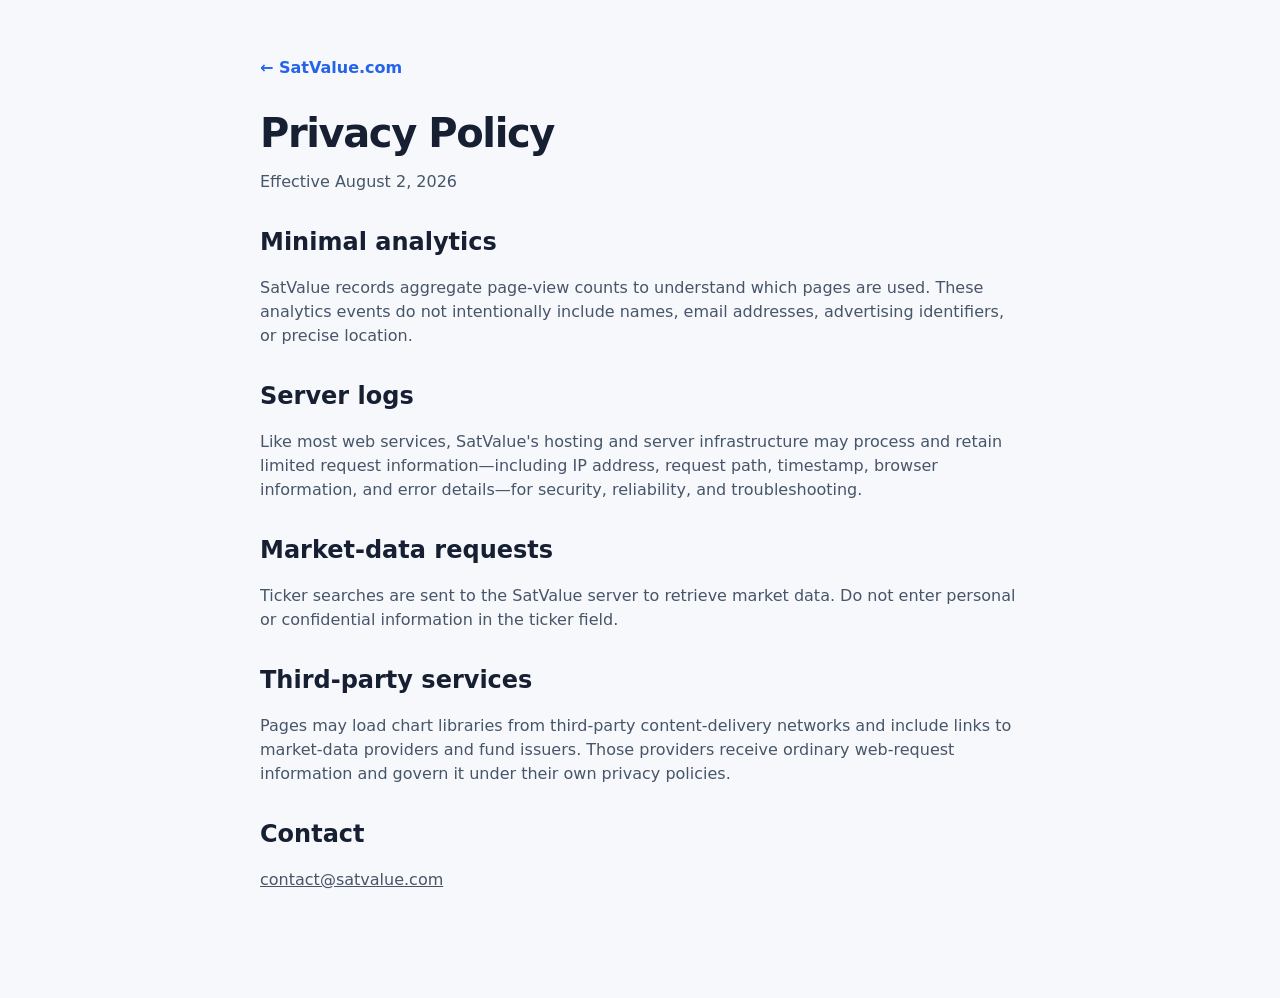
<file: privacy.html>
<!DOCTYPE html><html lang="en"><head><meta charset="UTF-8"><meta name="viewport" content="width=device-width,initial-scale=1"><meta name="description" content="SatValue privacy policy."><title>Privacy | SatValue</title><link rel="stylesheet" href="style.css?v=20260802-8"><link rel="icon" href="favicon.ico"></head><body><main class="legal-page"><a class="legal-logo" href="index.html">← SatValue.com</a><h1>Privacy Policy</h1><p>Effective August 2, 2026</p><h2>Minimal analytics</h2><p>SatValue records aggregate page-view counts to understand which pages are used. These analytics events do not intentionally include names, email addresses, advertising identifiers, or precise location.</p><h2>Server logs</h2><p>Like most web services, SatValue's hosting and server infrastructure may process and retain limited request information—including IP address, request path, timestamp, browser information, and error details—for security, reliability, and troubleshooting.</p><h2>Market-data requests</h2><p>Ticker searches are sent to the SatValue server to retrieve market data. Do not enter personal or confidential information in the ticker field.</p><h2>Third-party services</h2><p>Pages may load chart libraries from third-party content-delivery networks and include links to market-data providers and fund issuers. Those providers receive ordinary web-request information and govern it under their own privacy policies.</p><h2>Contact</h2><p><a href="mailto:contact@satvalue.com">contact@satvalue.com</a></p></main></body></html>
</file>
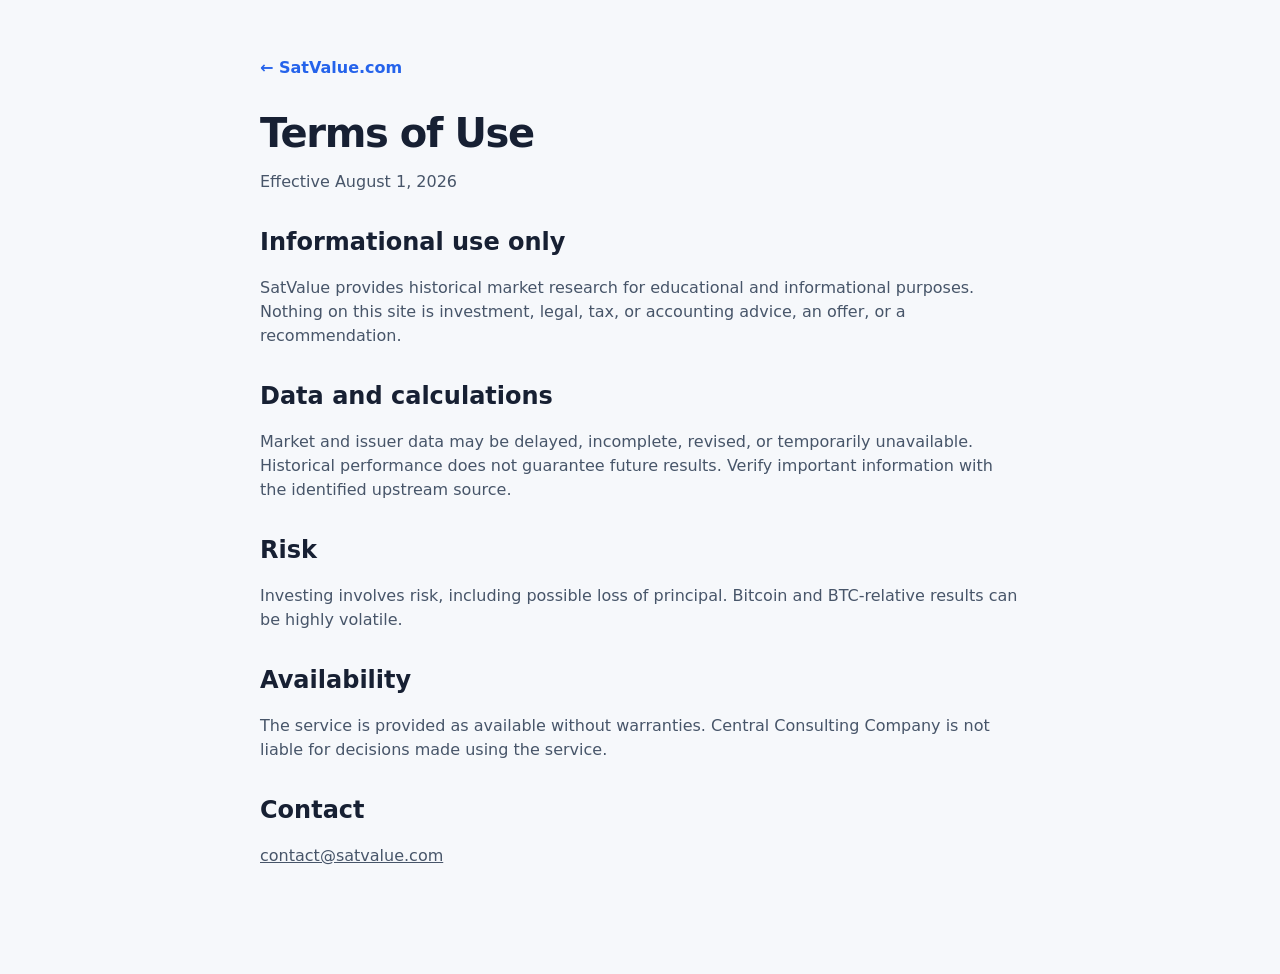
<file: terms.html>
<!DOCTYPE html><html lang="en"><head><meta charset="UTF-8"><meta name="viewport" content="width=device-width,initial-scale=1"><meta name="description" content="SatValue terms of use."><title>Terms | SatValue</title><link rel="stylesheet" href="style.css?v=20260802-8"><link rel="icon" href="favicon.ico"></head><body><main class="legal-page"><a class="legal-logo" href="index.html">← SatValue.com</a><h1>Terms of Use</h1><p>Effective August 1, 2026</p><h2>Informational use only</h2><p>SatValue provides historical market research for educational and informational purposes. Nothing on this site is investment, legal, tax, or accounting advice, an offer, or a recommendation.</p><h2>Data and calculations</h2><p>Market and issuer data may be delayed, incomplete, revised, or temporarily unavailable. Historical performance does not guarantee future results. Verify important information with the identified upstream source.</p><h2>Risk</h2><p>Investing involves risk, including possible loss of principal. Bitcoin and BTC-relative results can be highly volatile.</p><h2>Availability</h2><p>The service is provided as available without warranties. Central Consulting Company is not liable for decisions made using the service.</p><h2>Contact</h2><p><a href="mailto:contact@satvalue.com">contact@satvalue.com</a></p></main></body></html>
</file>
<file: style.css>
:root { --ink:#172033; --muted:#64748b; --line:#e2e8f0; --surface:#fff; --bg:#f6f8fb; --brand-tan:#ded8c7; --brand-tan-line:#c7bda7; --blue:#2563eb; --green:#059669; --red:#dc2626; --shadow:0 12px 30px rgba(15,23,42,.07); }
* { box-sizing:border-box; }
html { color-scheme:light; scroll-behavior:smooth; }
body { margin:0; color:var(--ink); background:var(--bg); font-family:Inter,ui-sans-serif,system-ui,-apple-system,BlinkMacSystemFont,"Segoe UI",sans-serif; line-height:1.5; }
a { color:inherit; }
button,input { font:inherit; }
button:focus-visible,a:focus-visible,input:focus-visible,summary:focus-visible { outline:3px solid rgba(37,99,235,.3); outline-offset:2px; }
.navbar { min-height:76px; padding:12px clamp(18px,3.5vw,54px); display:flex; align-items:center; gap:24px; background:var(--brand-tan); border-bottom:1px solid var(--brand-tan-line); position:relative; z-index:30; }
.nav-left { display:flex; align-items:center; gap:0; margin-right:auto; }
.logo-link { display:flex; align-items:center; gap:9px; text-decoration:none; }
.logo-mark { width:44px; height:44px; object-fit:contain; }
.logo { font-size:clamp(1.55rem,2.2vw,1.9rem); font-weight:800; letter-spacing:-.03em; white-space:nowrap; }
.nav-education { display:flex; align-items:center; margin-left:17px; padding-left:17px; border-left:1px solid #cbd5e1; white-space:nowrap; }
.nav-education a { color:#334155; text-decoration:none; font-size:.82rem; font-weight:600; }
.nav-education a + a { margin-left:13px; padding-left:13px; border-left:1px solid #cbd5e1; }
.nav-education a:hover,.nav-education a.is-current { color:var(--blue); }
.nav-education a.is-current { font-weight:750; }
.nav-links { display:flex; align-items:center; gap:22px; }
.nav-link-direct,.dropdown-icon-toggle { color:#1f2937; text-decoration:none; border:0; background:none; padding:5px 0; cursor:pointer; font-size:.82rem; font-weight:500; }
.nav-link-direct:hover,.nav-link-direct.is-current { color:var(--blue); }
.nav-link-direct.is-current { font-weight:700; }
.dropdown { position:relative; display:flex; align-items:center; }
.dropdown-icon-toggle { padding-left:5px; font-size:.75rem; }
.dropdown-panel { display:none; position:absolute; top:calc(100% + 8px); left:-14px; min-width:245px; max-height:70vh; overflow:auto; padding:8px; border:1px solid var(--line); border-radius:12px; background:#fff; box-shadow:var(--shadow); }
.dropdown.is-open .dropdown-panel { display:block; }
.dropdown-item { display:block; padding:9px 11px; border-radius:8px; text-decoration:none; color:#334155; white-space:nowrap; }
.dropdown-item:hover,.dropdown-item:focus { background:#eff6ff; color:#1d4ed8; }
.nav-search { display:flex; gap:8px; }
.search-input { width:190px; height:32px; border:1px solid #cbd5e1; border-radius:5px; padding:0 11px; font-size:.82rem; }
.search-button { height:32px; border:0; border-radius:5px; background:#20242b; color:#fff; padding:0 11px; cursor:pointer; font-size:.82rem; font-weight:700; }
.market-ticker { overflow:hidden; border-bottom:1px solid var(--line); background:#fff; }
.market-ticker-viewport { overflow:hidden; width:100%; }
.market-ticker-track { display:flex; width:max-content; min-width:100%; animation:market-ticker-scroll 42s linear infinite; }
.market-ticker-group { display:flex; flex:none; align-items:center; justify-content:space-around; min-width:100vw; }
.market-ticker-quote { display:flex; align-items:baseline; gap:8px; min-height:42px; padding:9px 22px; border-right:1px solid #eef2f7; color:#334155; white-space:nowrap; font-size:.84rem; font-variant-numeric:tabular-nums; }
.market-ticker-quote strong { color:#1f2937; }
.market-ticker-loading { display:block; min-width:100vw; padding:10px 24px; color:var(--muted); text-align:center; font-size:.84rem; }
.market-ticker:hover .market-ticker-track,.market-ticker:focus-within .market-ticker-track { animation-play-state:paused; }
@keyframes market-ticker-scroll { to { transform:translateX(-50%); } }
.research-main,.markets-shell { min-height:calc(100vh - 150px); }
.research-wrap,.markets-shell { width:min(1180px,calc(100% - 32px)); margin:0 auto; }
.markets-shell { padding:42px 0 64px; }
.hero { text-align:center; }
.hero-research,.page-hero { padding:42px 0 24px; text-align:left; }
.landing-hero { padding:32px 0 24px; text-align:center; }
.hero.landing-hero p { max-width:none; margin:12px auto 0; text-align:center; }
.landing-hero.is-security-result { padding:42px 0 24px; text-align:left; }
.hero.landing-hero.is-security-result p { max-width:none; margin:12px 0 0; text-align:left; line-height:1.6; }
.hero h1,.page-hero h1,.legal-page h1 { margin:0; font-size:clamp(2rem,3.25vw,2.5rem); line-height:1.05; letter-spacing:-.035em; }
.hero p,.page-hero p { max-width:820px; margin:12px 0 0; color:var(--muted); font-size:1.05rem; }
.markets-shell > .page-hero > p { max-width:none; }
.ks-convention { max-width:820px; margin-top:18px; padding:14px 16px; display:flex; align-items:center; justify-content:space-between; gap:20px; border:1px solid #dbeafe; border-radius:12px; background:#eff6ff; color:#334155; }
.ks-convention div { display:grid; gap:2px; }
.ks-convention strong { color:#172033; }
.ks-convention span { color:#64748b; font-size:.88rem; }
.ks-convention a { flex:none; color:#1d4ed8; font-weight:750; text-decoration:none; }
.ks-convention a:hover { text-decoration:underline; }
.fund-facts { margin-top:16px; display:flex; flex-wrap:wrap; gap:8px; }
.fund-facts span,.fund-facts a { padding:6px 10px; border:1px solid var(--line); border-radius:999px; background:#fff; font-size:.8rem; color:#475569; text-decoration:none; }
.page-status,.source-line { margin:0 0 16px; color:#475569; font-size:.84rem; }
.page-status { padding:9px 12px; border:1px solid #dbeafe; border-radius:9px; background:#eff6ff; }
.is-stale { color:#a16207!important; }
.is-error { color:#b91c1c!important; }
.returns-section { padding:0 0 18px; }
.metrics-grid { display:grid; grid-template-columns:minmax(0,1.55fr) minmax(280px,.7fr); gap:16px; align-items:stretch; }
.chart-box,.returns-table,.research-mini-card,.stat-card,.ranking-card,.markets-panel,.method-card { background:#fff; border:1px solid var(--line); border-radius:18px; box-shadow:var(--shadow); }
.chart-box { padding:20px 20px 14px; min-width:0; }
.landing-asset-title { margin:0 0 14px; font-size:1.08rem; }
.returns-table { padding:24px; }
.returns-table h2,.research-mini-card h2,.method-card h2 { margin:0 0 14px; font-size:.82rem; letter-spacing:.09em; text-transform:uppercase; color:#5b6f90; }
.returns-table table,.mini-table,.ranking-table { width:100%; border-collapse:collapse; }
.returns-table th,.returns-table td,.mini-table th,.mini-table td { padding:14px 10px; border-bottom:1px solid var(--line); text-align:left; }
.returns-table th,.mini-table th { font-size:.82rem; }
.right-align { text-align:right!important; }
.tv-chart-shell { min-width:0; }
.tv-chart-meta { display:flex; justify-content:space-between; gap:18px; align-items:flex-start; min-height:54px; }
.tv-chart-label { color:#5b6f90; font-size:.78rem; font-weight:800; letter-spacing:.08em; text-transform:uppercase; }
.tv-chart-value { font-size:1.75rem; font-weight:800; letter-spacing:-.03em; }
.tv-chart-subtitle { color:var(--muted); font-size:.78rem; text-align:right; max-width:70%; }
.tv-chart-stage { height:420px; min-height:300px; }
.tv-chart-canvas { width:100%; height:100%; }
.tv-timeframe-row { display:flex; flex-wrap:wrap; gap:7px; justify-content:flex-end; padding-top:12px; }
.tv-timeframe-btn { border:1px solid #cbd5e1; border-radius:9px; background:#fff; color:#5b6f90; padding:6px 10px; cursor:pointer; font-weight:700; }
.tv-timeframe-btn.is-active { color:#fff; border-color:var(--blue); background:var(--blue); }
.positive-text { color:var(--green); }
.negative-text { color:var(--red); }
.muted-text { color:#94a3b8; }
.stat-grid { display:grid; grid-template-columns:repeat(4,1fr); gap:14px; margin:0 0 18px; }
.stat-card { padding:18px; }
.stat-card span { display:block; color:var(--muted); font-size:.76rem; font-weight:700; text-transform:uppercase; letter-spacing:.06em; }
.stat-card strong { display:block; margin-top:6px; font-size:1.55rem; }
.research-secondary-grid { display:grid; grid-template-columns:1fr 1fr; gap:16px; margin-bottom:18px; }
.research-mini-card { padding:20px; min-width:0; }
.data-as-of { min-height:25px; margin:-7px 0 8px; color:var(--muted); font-size:.77rem; }
.drawdown-chart { height:300px; }
.table-scroll { overflow:auto; }
.calendarReturnRows { max-height:300px; }
.calendar-quilt-section { margin-bottom:18px; }
.calendar-quilt-card { width:100%; }
.calendar-quilt-caption { margin:3px 0 14px; color:var(--muted); font-size:.86rem; }
.calendar-quilt-table { width:100%; min-width:1050px; table-layout:fixed; border-collapse:separate; border-spacing:5px; }
.calendar-quilt-table th,.calendar-quilt-table td { padding:10px 6px; border:0; border-radius:6px; text-align:center; white-space:nowrap; }
.calendar-quilt-table th:first-child,.calendar-quilt-table td:first-child { width:62px; padding-left:4px; text-align:left; font-weight:700; background:transparent!important; color:var(--ink)!important; }
.calendar-quilt-table th:last-child,.calendar-quilt-table td:last-child { border-left:2px solid var(--line); }
.calendar-quilt-table td.is-empty { background:#f8fafc; color:#a3afc2; }
.notes-strip-section { margin:16px 0 48px; }
.notes-strip { border:1px solid var(--line); border-radius:13px; background:#fff; }
.notes-strip summary { display:flex; justify-content:space-between; padding:16px 18px; cursor:pointer; font-weight:700; }
.notes-strip-body { padding:0 18px 14px; color:var(--muted); }
.page-hero { padding-top:12px; }
.ranking-card { overflow:hidden; }
.ranking-table th,.ranking-table td { padding:14px 16px; border-bottom:1px solid var(--line); text-align:right; white-space:nowrap; }
.ranking-table th:first-child,.ranking-table td:first-child { text-align:left; }
.ranking-table th button { border:0; background:transparent; color:inherit; padding:0; cursor:pointer; font-weight:800; }
.ranking-table tbody tr:hover { background:#f8fafc; }
.ranking-table td a { font-weight:700; text-decoration:none; }
.ranking-table td a:hover { color:var(--blue); text-decoration:underline; }
.proxy-cell { color:#475569; font-family:ui-monospace,SFMono-Regular,Consolas,monospace; }
.heat-positive { background:rgba(16,185,129,.1); color:#047857; font-variant-numeric:tabular-nums; }
.heat-negative { background:rgba(239,68,68,.09); color:#b91c1c; font-variant-numeric:tabular-nums; }
.loading-cell,.error-cell { padding:35px!important; text-align:center!important; color:var(--muted); }
.error-cell { color:var(--red); }
.method-card { margin-top:18px; padding:20px; }
.method-card p { margin:0; color:var(--muted); }
.country-layout { display:grid; grid-template-columns:minmax(0,1fr); gap:18px; }
.markets-map { padding:10px; }
.markets-map-surface { position:relative; height:460px; }
.countries-map-canvas { width:100%; height:100%; }
.markets-zoom { position:absolute; left:14px; bottom:14px; display:flex; flex-direction:column; gap:6px; z-index:3; }
.zoom-btn { width:36px; height:36px; border:1px solid var(--line); border-radius:9px; background:#fff; cursor:pointer; box-shadow:0 4px 12px rgba(15,23,42,.12); }
.site-footer { border-top:1px solid var(--brand-tan-line); background:var(--brand-tan); color:#475569; font-size:.82rem; }
.site-footer-inner { width:min(1180px,calc(100% - 32px)); margin:auto; padding:22px 0; display:flex; justify-content:space-between; gap:20px; }
.site-footer-links { display:flex; gap:20px; }
.legal-page { width:min(760px,calc(100% - 32px)); margin:0 auto; padding:56px 0 90px; }
.legal-logo { display:inline-block; margin-bottom:32px; color:var(--blue); font-weight:800; text-decoration:none; }
.legal-page h2 { margin:30px 0 8px; }
.legal-page p { color:#475569; }
.unit-guide-main { width:min(920px,calc(100% - 32px)); padding-top:42px; }
.unit-guide-hero { margin-bottom:22px; }
.unit-guide-hero h1 { margin:0; font-size:clamp(2rem,3.25vw,2.5rem); letter-spacing:-.035em; line-height:1.05; }
.unit-guide-hero > p { max-width:760px; margin:14px 0 0; color:var(--muted); font-size:1.08rem; }
.unit-definition { margin-top:24px; padding:22px 24px; border:1px solid #bfdbfe; border-radius:16px; background:#eff6ff; }
.unit-definition strong { display:block; font-size:1.18rem; }
.unit-definition p { margin:8px 0 0; color:#475569; }
.unit-derivation { display:flex; align-items:center; flex-wrap:wrap; gap:10px; margin:16px 0 12px; color:#1746a2; font-size:1.08rem; font-weight:750; }
.unit-derivation span:nth-child(odd) { padding:7px 10px; border:1px solid #bfdbfe; border-radius:8px; background:#fff; }
.unit-guide-grid { display:grid; grid-template-columns:1.2fr .8fr; gap:18px; }
.unit-guide-card { padding:24px; border:1px solid var(--line); border-radius:18px; background:#fff; box-shadow:var(--shadow); }
.unit-guide-card h2 { margin:0 0 12px; font-size:1.15rem; }
.unit-guide-card p { margin:0; color:#475569; }
.unit-guide-card ul { margin:0; padding-left:20px; color:#475569; }
.unit-guide-card li + li { margin-top:9px; }
.unit-guide-examples { display:grid; gap:8px; margin-top:16px; }
.unit-guide-examples code { display:block; padding:10px 12px; border-radius:9px; background:#f8fafc; color:#172033; font-size:1rem; }
.unit-guide-wide { grid-column:1 / -1; }
.unit-guide-card > p + p,.unit-guide-card > .unit-equation + p { margin-top:15px; }
.unit-equation { display:flex; align-items:center; justify-content:center; gap:.55em; margin:18px 0; padding:18px 22px; border:1px solid #dbe4f0; border-radius:12px; background:#f8fafc; color:#172033; font-size:clamp(1.15rem,2.6vw,1.55rem); font-weight:700; text-align:center; }
.unit-equation-primary { border-color:#bfd3ff; background:#eef4ff; color:#1746a2; }
.unit-equation-plain { font-size:1.12rem; }
.equation-fraction { display:inline-grid; grid-template-rows:auto auto; line-height:1.15; text-align:center; vertical-align:middle; }
.equation-fraction > span:first-child { padding:0 .35em .2em; border-bottom:1.5px solid currentColor; }
.equation-fraction > span:last-child { padding:.2em .35em 0; font-size:.8em; }
.unit-guide-callout { margin:22px 0 16px; padding:17px 20px; border-left:4px solid var(--blue); border-radius:0 10px 10px 0; background:#f5f8ff; color:#23395d; font-size:1.08rem; font-weight:650; }
.unit-example-grid { display:grid; grid-template-columns:repeat(2,minmax(0,1fr)); gap:12px; margin:18px 0; }
.unit-example-grid > div { display:flex; align-items:center; justify-content:space-between; gap:16px; padding:15px 17px; border-radius:11px; background:#f8fafc; color:#475569; }
.unit-example-grid strong { color:#172033; font-size:1.15rem; }
.essay-main { width:min(860px,calc(100% - 32px)); margin:0 auto; padding:52px 0 80px; }
.essay-hero { padding-bottom:30px; border-bottom:1px solid var(--line); }
.essay-hero h1 { max-width:780px; margin:0; font-size:clamp(2rem,4vw,2.8rem); line-height:1.08; letter-spacing:-.04em; }
.essay-hero p { max-width:680px; margin:14px 0 0; color:var(--muted); font-size:1.12rem; }
.essay-body { width:100%; margin:0; }
.essay-body section { padding:34px 0; border-bottom:1px solid var(--line); }
.essay-body section:last-child { border-bottom:0; }
.essay-body h2 { margin:0 0 17px; color:#172033; font-size:1.55rem; letter-spacing:-.02em; }
.essay-body p { margin:0; color:#3f4b5f; font-size:1.04rem; line-height:1.75; }
.essay-body p + p,.essay-body .essay-equation + p { margin-top:17px; }
.essay-lead { color:#3f4b5f!important; font-size:1.04rem!important; }
.essay-body blockquote { margin:24px 0 0; padding:18px 22px; border-left:4px solid var(--blue); border-radius:0 10px 10px 0; background:#f5f8ff; color:#253a5e; font-size:1.08rem; font-weight:650; line-height:1.55; }
.essay-body .essay-question { padding:24px; border:1px solid #bfd3ff; border-left:5px solid var(--blue); border-radius:14px; background:#eef4ff; color:#173f8f; font-size:1.35rem; text-align:center; }
.essay-equation { margin:17px 0; padding:17px 20px; border:1px solid #dbe4f0; border-radius:11px; background:#f8fafc; color:#25334a; font-size:1.08rem; font-weight:750; text-align:center; }
.essay-equation-primary { border-color:#bfd3ff; background:#eef4ff; color:#1746a2; }
.essay-equation-conversion { display:flex; align-items:center; justify-content:center; flex-wrap:wrap; gap:.75em; font-size:1.2rem; }
.essay-equation-conversion .equation-fraction > span:last-child { font-size:1em; }
.unit-cancel { text-decoration:line-through; text-decoration-color:#dc2626; text-decoration-thickness:2px; }
.essay-inline-link { display:inline-block; margin-top:20px; color:var(--blue); font-weight:750; text-decoration:none; }
.essay-inline-link:hover { text-decoration:underline; }
.sr-only { position:absolute; width:1px; height:1px; padding:0; margin:-1px; overflow:hidden; clip:rect(0,0,0,0); white-space:nowrap; border:0; }
.portfolio-page { --portfolio-accent:#2417e8; background:#fff; color:#28282d; }
.portfolio-page .site-footer { margin-top:58px; }
.portfolio-workspace { width:min(1130px,calc(100% - 40px)); min-height:calc(100vh - 150px); margin:0 auto; padding:8px 0 36px; }
.portfolio-config-toggle { width:95%; margin:0 auto 16px; padding:13px 26px; display:flex; justify-content:flex-end; gap:10px; border:0; border-radius:0 0 28px 28px; background:#f0f1f6; color:#3d3d42; cursor:pointer; }
.portfolio-intro h1,.results-heading h2 { margin:0; font-size:1.85rem; line-height:1.2; letter-spacing:-.015em; }
.portfolio-intro h2 { margin:26px 0 14px; font-size:1.75rem; font-weight:450; letter-spacing:.01em; }
.portfolio-intro p { max-width:none; margin:0 0 12px; color:#424247; font-size:.92rem; line-height:1.45; }
.section-rule { height:1px; margin-top:10px; background:#e3e3e7; }
.portfolio-config-panel { margin:28px 20px 10px; padding:28px 30px 22px; border:1px solid #ececf1; border-radius:26px; background:#fff; box-shadow:0 12px 34px rgba(24,24,40,.13); }
.portfolio-config-panel[hidden] { display:none; }
.config-panel-header h2 { margin:0 0 14px; font-size:1.35rem; font-weight:500; }
.config-tabs { display:flex; border-bottom:1px solid #dedee4; }
.config-tabs button { margin-bottom:-1px; padding:11px 17px; border:1px solid transparent; background:transparent; cursor:pointer; color:#3f3f45; }
.config-tabs button.is-active { border-color:#dedee4 #dedee4 #fff; border-radius:6px 6px 0 0; background:#fff; }
.config-tab-panel { padding:16px 0 0; }
.config-form-grid { display:grid; gap:10px; }
.config-form-grid label { display:grid; grid-template-columns:140px minmax(280px,420px); column-gap:18px; row-gap:4px; align-items:center; width:max-content; max-width:100%; }
.config-form-grid label span { grid-column:1; grid-row:1; font-size:.86rem; font-weight:600; }
.config-form-grid label input,.config-form-grid label select { grid-column:2; grid-row:1; }
.config-form-grid label small { grid-column:2; grid-row:2; color:#77777e; font-size:.74rem; line-height:1.35; }
.config-form-grid input,.config-form-grid select,.portfolio-symbol-input,.portfolio-weight-input { width:100%; height:35px; border:1px solid #d9d9df; border-radius:5px; padding:6px 11px; background:#fff; color:#3e3e43; box-shadow:inset 0 1px 2px rgba(0,0,0,.03); }
.config-form-grid input[readonly] { background:#f5f5f7; color:#66666c; }
.portfolio-builder-heading { display:flex; justify-content:space-between; gap:20px; align-items:flex-start; margin-bottom:8px; }
.portfolio-builder-heading h3 { margin:0; font-size:.98rem; font-weight:650; }
.portfolio-builder-heading p { margin:3px 0 0; color:#77777e; font-size:.8rem; }
.weight-total { padding:5px 9px; border-radius:4px; background:#f1f2f6; color:#55555b; font-size:.82rem; font-variant-numeric:tabular-nums; }
.weight-total.is-valid { color:#147754; background:#e4f5ed; }
.weight-total.is-invalid { color:#a53030; background:#fae8e8; }
.portfolio-input-table { width:100%; border-collapse:collapse; }
.portfolio-input-table th,.portfolio-input-table td { padding:5px 7px; border-bottom:1px solid #ececf0; text-align:left; }
.portfolio-input-table th { background:#fafafa; color:#3f3f44; font-size:.82rem; }
.portfolio-input-table th:nth-child(2) { width:260px; }
.portfolio-input-table th:last-child { width:76px; }
.portfolio-symbol-input { text-transform:uppercase; font-family:ui-monospace,SFMono-Regular,Consolas,monospace; font-weight:700; }
.weight-input-wrap { display:flex; align-items:center; }
.weight-input-wrap .portfolio-weight-input { border-radius:5px 0 0 5px; }
.weight-suffix { align-self:stretch; display:flex; align-items:center; padding:0 10px; border:1px solid #d9d9df; border-left:0; border-radius:0 5px 5px 0; color:#66666c; background:#f2f2f5; }
.remove-holding-button { border:0; background:none; color:#8b3030; cursor:pointer; padding:6px 0; font-size:.8rem; }
.portfolio-form-actions { display:flex; justify-content:space-between; padding-top:14px; }
.secondary-button,.primary-button { border-radius:5px; padding:9px 16px; cursor:pointer; font-weight:650; }
.secondary-button { border:1px solid #d1d1d8; background:#fff; color:#44444a; }
.primary-button { border:1px solid var(--portfolio-accent); background:var(--portfolio-accent); color:#fff; }
.primary-button:disabled { opacity:.6; cursor:wait; }
.portfolio-status-inline { margin-top:15px; padding-top:12px; border-top:1px solid #ececf0; color:#68686f; font-size:.8rem; }
.portfolio-results { padding-top:32px; }
.results-heading { margin-bottom:14px; }
.portfolio-opportunity-callout { width:fit-content; max-width:calc(100% - 32px); margin:4px auto 22px; padding:10px 18px; border:1px solid #cbd9f8; border-radius:999px; background:#eef4ff; color:#173d7a; font-size:1rem; font-weight:700; text-align:center; }
.source-line { color:#67676e; }
.portfolio-note { margin:18px 0; padding:6px 14px; border-left:1px solid var(--portfolio-accent); color:#414147; font-size:.86rem; }
.portfolio-note p { margin:0; }
.portfolio-allocation-card { display:grid; grid-template-columns:minmax(0,1.4fr) minmax(250px,.8fr); gap:34px; margin:16px 4px 28px; padding:22px 34px; border-radius:28px; background:#fff; box-shadow:0 9px 28px rgba(24,24,40,.09); }
.portfolio-allocation-card h3 { margin:0 0 12px; color:var(--portfolio-accent); font-size:1.15rem; }
.allocation-table { width:100%; border-collapse:collapse; }
.allocation-table th,.allocation-table td { padding:7px 5px; border-bottom:1px solid #dedee3; text-align:left; font-size:.84rem; }
.allocation-table th:last-child,.allocation-table td:last-child { text-align:right; }
.allocation-visual { display:flex; align-items:center; justify-content:center; gap:18px; }
.allocation-donut { width:170px; height:170px; display:grid; place-items:center; border-radius:50%; position:relative; }
.allocation-donut::after { content:""; width:88px; height:88px; border-radius:50%; background:#fff; position:absolute; }
.allocation-donut div { position:relative; z-index:1; font-weight:700; color:#52525a; }
.allocation-legend { display:grid; gap:6px; min-width:95px; font-size:.76rem; color:#55555c; }
.allocation-legend span { display:flex; align-items:center; gap:6px; }
.allocation-legend i { width:9px; height:9px; border-radius:2px; }
.portfolio-highlights { margin-bottom:30px; }
.portfolio-highlights > h3,.pv-section > h3 { margin:0 0 10px; color:#3a3a40; font-size:1.1rem; font-weight:500; }
.highlight-grid { display:grid; grid-template-columns:1fr 1fr; border:1px solid #e1e1e6; border-radius:10px; overflow:hidden; }
.highlight-grid article { padding:18px 26px; }
.highlight-grid article + article { border-left:1px solid #e1e1e6; }
.highlight-kicker { color:var(--portfolio-accent); font-size:.77rem; font-weight:700; }
.highlight-grid h4 { margin:4px 0 14px; font-size:.9rem; font-weight:500; }
.highlight-values { display:grid; grid-template-columns:1fr 1fr; gap:20px; }
.highlight-values span { display:block; color:#6a6a71; font-size:.75rem; }
.highlight-values strong { display:block; margin-top:3px; font-size:1.25rem; }
.pv-section { margin:0 0 32px; }
.pv-section > h3 { padding-bottom:8px; border-bottom:1px solid #e2e2e7; }
.section-explainer { margin:0 0 12px; color:#525259; font-size:.87rem; }
.chart-option { display:inline-flex; align-items:center; gap:6px; margin:0 0 8px; color:#56565d; font-size:.78rem; }
.pv-summary-table { width:100%; border-collapse:collapse; font-size:.82rem; }
.pv-summary-table th,.pv-summary-table td { padding:8px 10px; border-bottom:1px solid #dedee3; text-align:right; }
.pv-summary-table thead th { background:#fafafa; color:#3f3f44; }
.pv-summary-table th:first-child,.pv-summary-table td:first-child { text-align:left; }
.pv-chart-card { padding:12px 16px 6px; border:1px solid #e1e1e6; border-radius:8px; background:#fff; }
.portfolio-chart { width:100%; height:360px; }
.portfolio-timeframe-row { display:flex; flex-wrap:wrap; justify-content:center; gap:6px; padding:8px 0 4px; }
.portfolio-timeframe-row .tv-timeframe-btn { min-width:36px; padding:5px 8px; border:1px solid #d5deec; border-radius:8px; background:#fff; color:#5f718d; font-size:.75rem; font-weight:700; cursor:pointer; }
.portfolio-timeframe-row .tv-timeframe-btn:hover { border-color:#94a9c8; }
.portfolio-timeframe-row .tv-timeframe-btn.is-active { border-color:#2563eb; background:#2563eb; color:#fff; }
.portfolio-rolling-chart { height:300px; }
.chart-legend { display:flex; flex-wrap:wrap; justify-content:flex-end; gap:12px; margin-bottom:2px; color:#64646b; font-size:.76rem; }
.chart-legend span::before { content:""; display:inline-block; width:9px; height:9px; margin-right:5px; border-radius:50%; }
.legend-portfolio::before { background:#2563eb; }
.legend-spy::before { background:#7c3aed; }
.legend-btc::before { background:#f59e0b; }
.portfolio-notes { margin-top:36px; }
.notes-strip-body h4 { margin:14px 0 5px; color:#3f3f45; font-size:.82rem; }
.notes-strip-body h4:first-child { margin-top:4px; }
.notes-strip-body .source-line,.notes-strip-body .data-as-of { margin:0; color:#67676e; }
.portfolio-notes .portfolio-note { margin:0; padding:0; border:0; color:#67676e; }
@media (max-width:1120px) {
  .navbar { flex-wrap:wrap; gap:10px 18px; padding:10px 18px; }
  .nav-left { margin-right:0; }
  .nav-links { order:3; width:100%; justify-content:center; gap:18px; border-top:1px solid var(--line); padding-top:6px; }
  .nav-search { margin-left:auto; }
}
@media (max-width:980px) {
  .navbar { flex-wrap:wrap; gap:10px 18px; padding:10px 18px; }
  .nav-left { margin-right:0; }
  .nav-links { order:3; width:100%; justify-content:center; gap:18px; border-top:1px solid var(--line); padding-top:6px; }
  .nav-search { margin-left:auto; }
  .metrics-grid { grid-template-columns:1fr; }
  .stat-grid { grid-template-columns:1fr 1fr; }
  .tv-chart-stage { height:380px; }
  .portfolio-allocation-card { grid-template-columns:1fr; }
}
@media (max-width:640px) {
  .navbar { align-items:center; }
  .nav-left { width:100%; }
  .logo { font-size:1.45rem; }
  .logo-mark { width:40px; height:40px; }
  .nav-education { margin-left:auto; padding-left:11px; }
  .nav-education a { font-size:.72rem; }
  .nav-education a + a { margin-left:9px; padding-left:9px; }
  .nav-search { order:2; width:100%; }
  .search-input { min-width:0; flex:1; width:auto; }
  .nav-links { order:3; overflow-x:auto; justify-content:flex-start; padding-bottom:5px; gap:16px; }
  .nav-link-direct { white-space:nowrap; }
  .dropdown-panel { position:fixed; left:16px; right:16px; top:132px; min-width:0; }
  .research-wrap,.markets-shell { width:min(100% - 20px,1180px); }
  .hero-research { padding-top:26px; }
  .chart-box,.returns-table,.research-mini-card { padding:14px; border-radius:14px; }
  .tv-chart-meta { display:block; }
  .tv-chart-subtitle { max-width:none; text-align:left; margin-top:5px; }
  .tv-chart-stage { height:330px; }
  .tv-timeframe-row { justify-content:flex-start; overflow-x:auto; flex-wrap:nowrap; }
  .stat-grid,.research-secondary-grid { grid-template-columns:1fr; }
  .ranking-table th,.ranking-table td { padding:11px 12px; }
  .markets-map-surface { height:330px; }
  .site-footer-inner { flex-direction:column; }
  .portfolio-workspace { width:min(100% - 22px,1130px); }
  .ks-convention { align-items:flex-start; flex-direction:column; gap:8px; }
  .unit-guide-grid { grid-template-columns:1fr; }
  .unit-example-grid { grid-template-columns:1fr; }
  .essay-main { padding-top:34px; }
  .portfolio-config-toggle { width:100%; }
  .portfolio-intro h1,.results-heading h2 { font-size:1.5rem; }
  .portfolio-intro h2 { font-size:1.35rem; }
  .portfolio-config-panel { margin:20px 0 8px; padding:20px 14px; border-radius:18px; }
  .config-form-grid label { grid-template-columns:1fr; width:100%; row-gap:5px; }
  .config-form-grid label span,.config-form-grid label input,.config-form-grid label select,.config-form-grid label small { grid-column:1; grid-row:auto; }
  .config-form-grid label span { display:block; margin-top:8px; }
  .portfolio-builder-heading { display:block; }
  .weight-total { display:inline-block; margin-top:8px; }
  .portfolio-form-actions { gap:10px; }
  .primary-button { width:100%; }
  .portfolio-input-table th:nth-child(2) { width:145px; }
  .portfolio-allocation-card { margin:14px 0 24px; padding:20px 16px; border-radius:20px; }
  .allocation-visual { flex-direction:column; }
  .highlight-grid { grid-template-columns:1fr; }
  .highlight-grid article + article { border-left:0; border-top:1px solid #e1e1e6; }
  .pv-summary-table th,.pv-summary-table td { padding:7px 8px; }
  .portfolio-chart { height:300px; }
}
@media (prefers-reduced-motion:reduce) { html { scroll-behavior:auto; } * { animation:none!important; transition:none!important; } .market-ticker-track { width:100%; overflow-x:auto; } }
</file>
